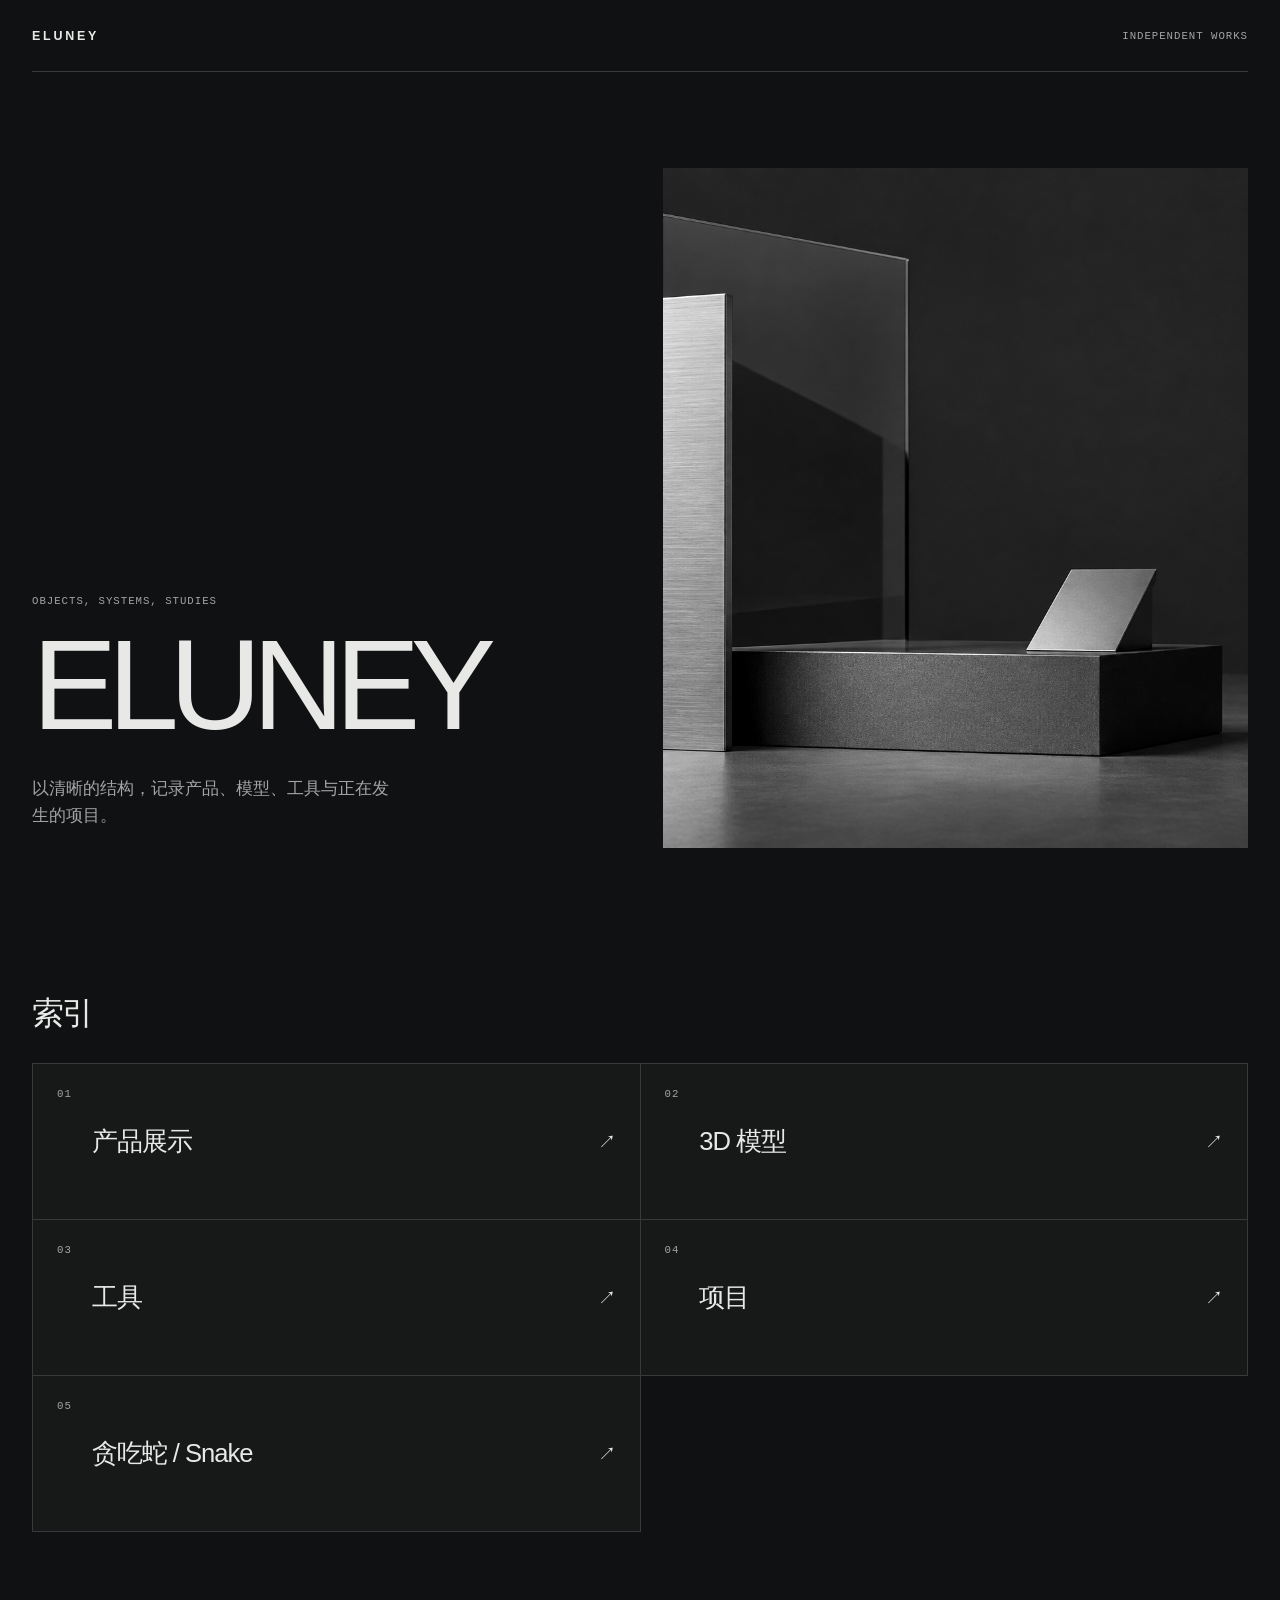
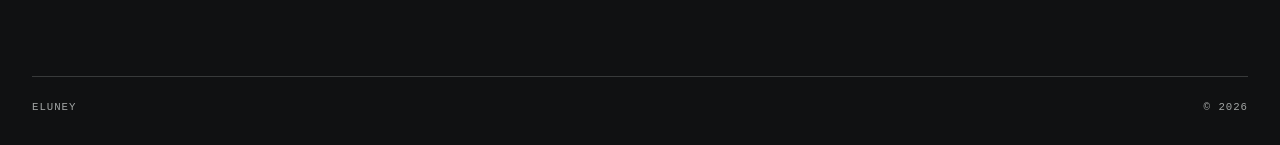
<file: index.html>
<!doctype html>
<html lang="zh-CN">
<head>
  <meta charset="UTF-8">
  <meta name="viewport" content="width=device-width, initial-scale=1.0">
  <meta name="description" content="ELUNEY - 产品、模型、工具与项目。">
  <meta name="theme-color" content="#101112">
  <title>ELUNEY</title>
  <style>
    :root {
      color-scheme: dark;
      --ink: #e8e9e7;
      --muted: #a2a5a4;
      --line: #383a3a;
      --paper: #101112;
      --panel: #171919;
      --panel-hover: #202222;
      --font-sans: "Helvetica Neue", Helvetica, Arial, "PingFang SC", "Microsoft YaHei", sans-serif;
      --font-mono: "SFMono-Regular", Consolas, "Liberation Mono", monospace;
    }

    * { box-sizing: border-box; }

    html { scroll-behavior: smooth; }

    body {
      margin: 0;
      min-width: 320px;
      background: var(--paper);
      color: var(--ink);
      font-family: var(--font-sans);
      -webkit-font-smoothing: antialiased;
      text-rendering: optimizeLegibility;
    }

    a { color: inherit; text-decoration: none; }

    .site-shell {
      width: min(1440px, calc(100% - 64px));
      margin: 0 auto;
    }

    .site-header {
      display: flex;
      align-items: center;
      justify-content: space-between;
      height: 72px;
      border-bottom: 1px solid var(--line);
    }

    .wordmark {
      font-size: 0.78rem;
      font-weight: 600;
      letter-spacing: 0.22em;
    }

    .header-note,
    .eyebrow,
    .entry-index,
    .footer-copy {
      color: var(--muted);
      font-family: var(--font-mono);
      font-size: 0.67rem;
      letter-spacing: 0.09em;
      text-transform: uppercase;
    }

    .hero {
      display: grid;
      grid-template-columns: minmax(0, 0.95fr) minmax(360px, 1.05fr);
      gap: clamp(3rem, 8vw, 9rem);
      align-items: end;
      min-height: calc(100dvh - 72px);
      padding: 6rem 0 4rem;
    }

    .hero-copy { padding-bottom: 1.15rem; }

    .eyebrow { margin: 0 0 1.5rem; }

    h1 {
      max-width: 8ch;
      margin: 0;
      font-size: clamp(4.15rem, 10vw, 9rem);
      font-weight: 500;
      letter-spacing: -0.075em;
      line-height: 0.84;
    }

    .intro {
      max-width: 23rem;
      margin: 2.25rem 0 0;
      color: var(--muted);
      font-size: clamp(1rem, 1.3vw, 1.2rem);
      line-height: 1.65;
    }

    .hero-figure { margin: 0; }

    .hero-figure img {
      display: block;
      width: 100%;
      min-height: 490px;
      height: min(62vw, 680px);
      object-fit: cover;
      filter: grayscale(100%) contrast(1.05);
    }

    .entry-section { padding: 5rem 0 2rem; }

    .section-heading {
      margin: 0 0 1.7rem;
      font-size: clamp(1.55rem, 2.5vw, 2.6rem);
      font-weight: 500;
      letter-spacing: -0.05em;
    }

    .entry-grid {
      display: grid;
      grid-template-columns: repeat(2, minmax(0, 1fr));
      border-top: 1px solid var(--line);
      border-left: 1px solid var(--line);
    }

    .entry {
      display: grid;
      grid-template-columns: auto 1fr auto;
      gap: 1.25rem;
      align-items: center;
      min-height: 156px;
      padding: 1.5rem;
      border-right: 1px solid var(--line);
      border-bottom: 1px solid var(--line);
      background: var(--panel);
      transition: background-color 180ms ease, color 180ms ease;
    }

    .entry:hover { background: var(--panel-hover); }
    .entry:active { transform: translateY(1px); }
    .entry:focus-visible { outline: 2px solid var(--ink); outline-offset: -5px; }

    .entry-index { align-self: start; }

    .entry-title {
      margin: 0;
      font-size: clamp(1.25rem, 2vw, 1.8rem);
      font-weight: 500;
      letter-spacing: -0.04em;
    }

    .entry-arrow {
      font-family: var(--font-mono);
      font-size: 1.1rem;
      transition: transform 180ms ease;
    }

    .entry:hover .entry-arrow { transform: translate(3px, -3px); }

    .site-footer {
      display: flex;
      justify-content: space-between;
      gap: 1rem;
      margin-top: 7rem;
      padding: 1.5rem 0 2rem;
      border-top: 1px solid var(--line);
    }

    .footer-copy { margin: 0; }

    @media (max-width: 760px) {
      .site-shell { width: min(100% - 32px, 1440px); }

      .site-header { height: 64px; }
      .header-note { font-size: 0.58rem; }

      .hero {
        grid-template-columns: 1fr;
        gap: 3rem;
        min-height: auto;
        padding: 4.5rem 0 1.5rem;
      }

      .hero-copy { padding: 0; }
      h1 { font-size: clamp(3.9rem, 21vw, 6.6rem); }
      .intro { margin-top: 1.75rem; }

      .hero-figure img {
        min-height: 0;
        height: 70vw;
      }

      .entry-section { padding-top: 4.5rem; }
      .entry-grid { grid-template-columns: 1fr; }
      .entry { min-height: 116px; padding: 1.25rem; }
      .site-footer { margin-top: 4.5rem; }
    }

    @media (prefers-reduced-motion: reduce) {
      html { scroll-behavior: auto; }
      .entry, .entry-arrow { transition: none; }
    }
  </style>
</head>
<body>
  <div class="site-shell">
    <header class="site-header">
      <a class="wordmark" href="/" aria-label="ELUNEY 首页">ELUNEY</a>
      <span class="header-note">Independent works</span>
    </header>

    <main>
      <section class="hero" aria-labelledby="page-title">
        <div class="hero-copy">
          <p class="eyebrow">Objects, systems, studies</p>
          <h1 id="page-title">ELUNEY</h1>
          <p class="intro">以清晰的结构，记录产品、模型、工具与正在发生的项目。</p>
        </div>
        <figure class="hero-figure">
          <img src="assets/eluney-material-study.png" alt="深色空间中的铝板、玻璃与金属构件">
        </figure>
      </section>

      <section class="entry-section" aria-labelledby="entry-heading">
        <h2 class="section-heading" id="entry-heading">索引</h2>
        <nav class="entry-grid" aria-label="ELUNEY 内容入口">
          <a class="entry" href="/products/">
            <span class="entry-index">01</span>
            <h3 class="entry-title">产品展示</h3>
            <span class="entry-arrow" aria-hidden="true">↗</span>
          </a>
          <a class="entry" href="/3d/">
            <span class="entry-index">02</span>
            <h3 class="entry-title">3D 模型</h3>
            <span class="entry-arrow" aria-hidden="true">↗</span>
          </a>
          <a class="entry" href="/tools/">
            <span class="entry-index">03</span>
            <h3 class="entry-title">工具</h3>
            <span class="entry-arrow" aria-hidden="true">↗</span>
          </a>
          <a class="entry" href="/projects/">
            <span class="entry-index">04</span>
            <h3 class="entry-title">项目</h3>
            <span class="entry-arrow" aria-hidden="true">↗</span>
          </a>
          <a class="entry" href="/games/snake/">
            <span class="entry-index">05</span>
            <h3 class="entry-title">贪吃蛇 / Snake</h3>
            <span class="entry-arrow" aria-hidden="true">↗</span>
          </a>
        </nav>
      </section>
    </main>

    <footer class="site-footer">
      <p class="footer-copy">ELUNEY</p>
      <p class="footer-copy">© 2026</p>
    </footer>
  </div>
</body>
</html>
</file>
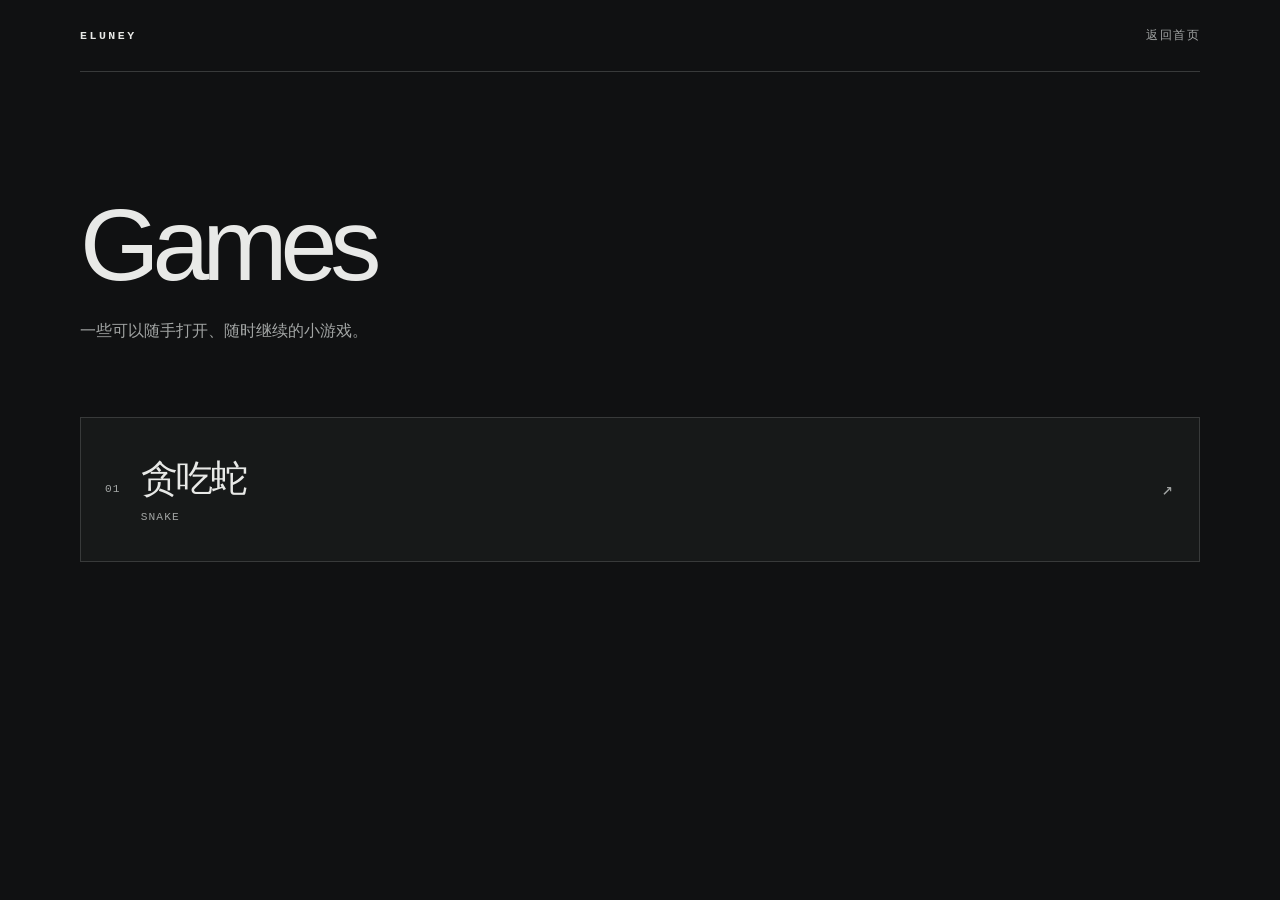
<file: games/index.html>
<!doctype html>
<html lang="zh-CN">
<head>
  <meta charset="UTF-8">
  <meta name="viewport" content="width=device-width, initial-scale=1.0">
  <meta name="description" content="ELUNEY 的小游戏集合。">
  <meta name="theme-color" content="#101112">
  <title>Games - ELUNEY</title>
  <style>
    :root {
      color-scheme: dark;
      --ink: #e8e9e7;
      --muted: #a2a5a4;
      --line: #383a3a;
      --paper: #101112;
      --panel: #171919;
      --panel-hover: #202222;
      --font-sans: "Helvetica Neue", Helvetica, Arial, "PingFang SC", "Microsoft YaHei", sans-serif;
      --font-mono: "SFMono-Regular", Consolas, "Liberation Mono", monospace;
    }

    * { box-sizing: border-box; }
    body {
      min-width: 320px;
      margin: 0;
      background: var(--paper);
      color: var(--ink);
      font-family: var(--font-sans);
      -webkit-font-smoothing: antialiased;
    }
    a { color: inherit; text-decoration: none; }
    .shell { width: min(1120px, calc(100% - 64px)); margin: 0 auto; }
    header {
      display: flex;
      align-items: center;
      justify-content: space-between;
      height: 72px;
      border-bottom: 1px solid var(--line);
    }
    .wordmark, .back {
      font-family: var(--font-mono);
      font-size: .72rem;
      letter-spacing: .12em;
      text-transform: uppercase;
    }
    .wordmark { font-weight: 600; letter-spacing: .22em; }
    .back { color: var(--muted); }
    .back:hover { color: var(--ink); }
    main { min-height: calc(100dvh - 72px); padding: clamp(4.5rem, 10vw, 9rem) 0 4rem; }
    h1 {
      max-width: 7ch;
      margin: 0;
      font-size: clamp(3.4rem, 8vw, 7rem);
      font-weight: 500;
      letter-spacing: -.07em;
      line-height: .88;
    }
    .intro { max-width: 26rem; margin: 1.75rem 0 4.5rem; color: var(--muted); line-height: 1.65; }
    .game-list { border-top: 1px solid var(--line); }
    .game-link {
      display: grid;
      grid-template-columns: auto 1fr auto;
      gap: 1.25rem;
      align-items: center;
      min-height: 144px;
      padding: 1.5rem;
      border: 1px solid var(--line);
      border-top: 0;
      background: var(--panel);
      transition: background-color 160ms ease, transform 160ms ease;
    }
    .game-link:hover { background: var(--panel-hover); }
    .game-link:active { transform: translateY(1px); }
    .game-link:focus-visible, .back:focus-visible, .wordmark:focus-visible { outline: 2px solid var(--ink); outline-offset: 4px; }
    .index, .kind, .arrow { color: var(--muted); font-family: var(--font-mono); font-size: .7rem; letter-spacing: .1em; text-transform: uppercase; }
    .title { margin: 0; font-size: clamp(1.55rem, 3vw, 2.3rem); font-weight: 500; letter-spacing: -.05em; }
    .kind { display: block; margin-top: .45rem; }
    .arrow { font-size: 1.15rem; }
    @media (max-width: 760px) {
      .shell { width: min(100% - 32px, 1120px); }
      header { height: 64px; }
      main { padding-top: 4rem; }
      .intro { margin-bottom: 3rem; }
      .game-link { min-height: 118px; padding: 1.25rem; }
    }
    @media (prefers-reduced-motion: reduce) { .game-link { transition: none; } }
  </style>
</head>
<body>
  <div class="shell">
    <header>
      <a class="wordmark" href="/" aria-label="ELUNEY 首页">ELUNEY</a>
      <a class="back" href="/">返回首页</a>
    </header>

    <main>
      <h1>Games</h1>
      <p class="intro">一些可以随手打开、随时继续的小游戏。</p>
      <nav class="game-list" aria-label="小游戏列表">
        <a class="game-link" href="/games/snake/">
          <span class="index">01</span>
          <span>
            <span class="title">贪吃蛇</span>
            <span class="kind">Snake</span>
          </span>
          <span class="arrow" aria-hidden="true">↗</span>
        </a>
      </nav>
    </main>
  </div>
</body>
</html>
</file>
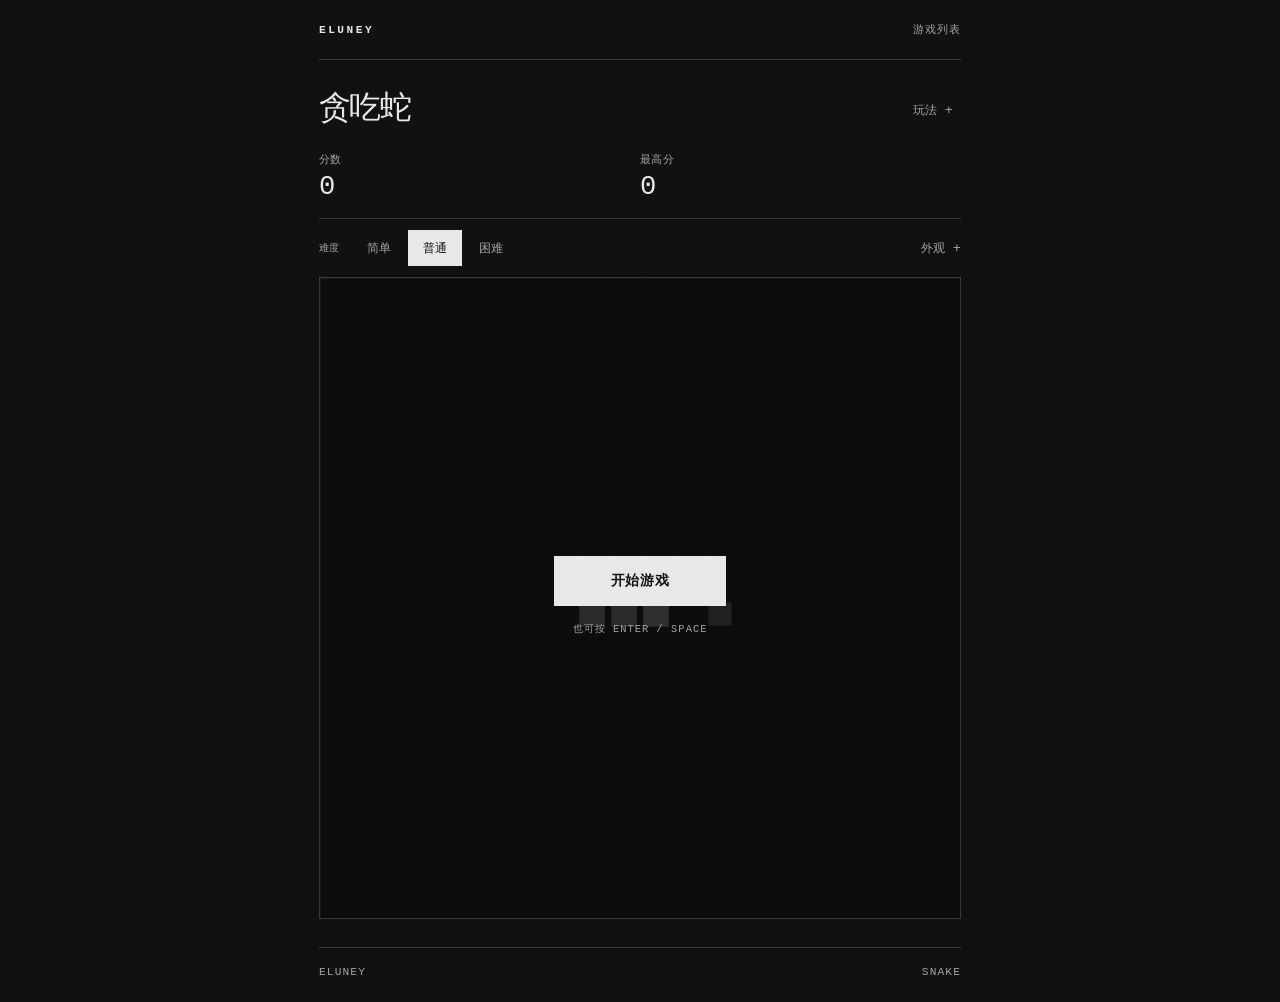
<file: games/snake/index.html>
<!doctype html>
<html lang="zh-CN">
<head>
  <meta charset="UTF-8">
  <meta name="viewport" content="width=device-width, initial-scale=1.0, viewport-fit=cover">
  <meta name="description" content="ELUNEY 的极简贪吃蛇小游戏。">
  <meta name="theme-color" content="#101112">
  <title>贪吃蛇 - ELUNEY</title>
  <link rel="icon" href="data:image/svg+xml,%3Csvg xmlns='http://www.w3.org/2000/svg' viewBox='0 0 16 16'%3E%3Crect width='16' height='16' fill='%23101112'/%3E%3Cpath d='M3 8h10M8 3v10' stroke='%23e8e9e7'/%3E%3C/svg%3E">
  <link rel="stylesheet" href="./styles.css">
  <link rel="stylesheet" href="./refinements.css">
  <link rel="stylesheet" href="./themes.css">
</head>
<body data-snake-game>
  <div class="shell"><header class="site-header"><a class="wordmark" href="/" aria-label="ELUNEY 首页">ELUNEY</a><a class="back" href="/games/">游戏列表</a></header>
    <main><section class="game-layout" id="snake-ui-root" aria-labelledby="game-title"><div class="intro"><h1 id="game-title">贪吃蛇</h1><details class="help" id="help-panel"><summary>玩法</summary><div class="help-copy"><p>吃掉食物，别碰边界，也别撞到自己。</p><p class="desktop-hint">方向键 / WASD · 移动<br>Enter / Space · 开始<br>Space · 暂停 / 继续<br>R · 暂停或结束后重开</p><p class="mobile-hint">滑动棋盘 / 方向键 · 移动<br>点击暂停，可继续或重新开局。<br>刹车减速，加速提高移动速度。</p></div></details></div>
      <div class="play-area"><div class="scoreboard" aria-label="游戏分数"><div class="stat"><span class="label">分数</span><strong class="value" id="score">0</strong></div><div class="stat"><span class="label">最高分</span><strong class="value" id="best-score">0</strong></div><div class="action-group"><button class="game-button" id="pause-button" type="button" hidden>暂停</button></div></div>
        <div id="status-slot"><p class="sr-only" id="state-status" role="status" aria-live="polite">准备</p><p class="game-state" id="special-status" hidden><span class="mode-status" id="mode-status" hidden>CHEAT</span><span id="world-status" hidden>OUTSIDE</span><span id="buff-status" hidden></span></p></div>
        <div class="game-controls" aria-label="游戏设置"><div class="difficulty-group"><span class="control-label">难度</span><div class="difficulty-list" role="group" aria-label="选择难度"><button class="difficulty-button" type="button" data-difficulty="easy" aria-pressed="false">简单</button><button class="difficulty-button" type="button" data-difficulty="normal" aria-pressed="true">普通</button><button class="difficulty-button" type="button" data-difficulty="hard" aria-pressed="false">困难</button></div></div><details class="appearance" id="appearance-panel"><summary>外观</summary><div class="skin-controls" aria-label="皮肤设置"><div class="skin-group"><span class="control-label">皮肤</span><div class="skin-list" role="group" aria-label="选择皮肤"><button class="skin-button" type="button" data-skin="default" aria-pressed="true">默认</button><button class="skin-button" type="button" data-skin="creator" aria-pressed="false" hidden>Creator</button><button class="skin-button" type="button" data-skin="subscriber-001" aria-pressed="false" hidden>Subscriber 001</button></div></div><button class="redeem-button" id="redeem-button" type="button">兑换皮肤</button></div></details></div>
        <div class="viewport-stage"><div class="board-wrap" id="board-wrap"><canvas id="board" width="600" height="600" role="img" aria-label="贪吃蛇游戏区域"></canvas><div class="start-screen" id="start-screen"><div class="start-copy"><button class="start-button" id="start-button" type="button">开始游戏</button><p class="desktop-hint">也可按 Enter / Space</p></div></div><div class="pause-overlay" id="pause-overlay" hidden><strong>已暂停</strong><span class="desktop-hint">Space / 继续</span><button class="secondary-button" id="restart-button" type="button">重新开局</button></div><div class="message" id="message" hidden><div class="message-copy"><h2 class="message-title" id="message-title">本局结束</h2><p class="message-text" id="message-text"></p><div class="game-over-stats" id="game-over-stats" hidden><div class="game-over-stat"><span>分数</span><strong id="final-score">0</strong></div><div class="game-over-stat"><span>最高分</span><strong id="final-best">0</strong></div><div class="game-over-stat"><span>长度</span><strong id="final-length">3</strong></div><div class="game-over-stat"><span>用时</span><strong id="final-time">00:00</strong></div></div><button class="start-button" id="play-again-button" type="button">再来一局</button><p class="outside-note" id="outside-note" hidden>OUTSIDE 已发现</p></div></div></div></div>
        <div class="touch-controls" id="touch-controls" aria-label="触控控制器" hidden><div class="direction-grid"><button class="direction up" type="button" data-direction="up" aria-label="向上">↑</button><button class="direction left" type="button" data-direction="left" aria-label="向左">←</button><button class="direction down" type="button" data-direction="down" aria-label="向下">↓</button><button class="direction right" type="button" data-direction="right" aria-label="向右">→</button></div><div class="skill-controls"><button class="func-button" type="button" data-control="BUTTON_FUNC" aria-label="暂停"><span id="func-label">暂停</span></button><button class="skill-button" type="button" data-control="BUTTON_B" aria-label="刹车"><span>刹车</span><strong id="brake-status"></strong></button><button class="skill-button" type="button" data-control="BUTTON_A" aria-label="加速"><span>加速</span><strong id="boost-status"></strong></button></div></div>
      </div></section></main><footer class="site-footer"><p class="footer-copy">ELUNEY</p><p class="footer-copy">Snake</p></footer></div>
  <div class="modal" id="verification-modal" hidden><section class="dialog" role="dialog" aria-modal="true" aria-labelledby="verification-title"><header class="dialog-header"><p class="dialog-label">访问验证</p><button class="dialog-close" id="dialog-close" type="button">关闭</button></header><div class="dialog-body"><h2 class="dialog-title" id="verification-title">验证</h2><p class="dialog-copy">输入访问口令以继续。</p><form id="verification-form"><label class="code-label" for="code-input">口令</label><input class="code-input" id="code-input" type="text" autocomplete="off" autocapitalize="off" spellcheck="false" placeholder="输入内容"><p class="dialog-error" id="dialog-error" role="alert"></p><div class="dialog-actions"><button class="dialog-button" type="submit">确认</button></div></form></div></section></div>
  <div class="modal" id="redeem-modal" hidden><section class="dialog" role="dialog" aria-modal="true" aria-labelledby="redeem-title"><header class="dialog-header"><p class="dialog-label">皮肤兑换</p><button class="dialog-close" id="redeem-close" type="button">关闭</button></header><div class="dialog-body"><h2 class="dialog-title" id="redeem-title">兑换</h2><p class="dialog-copy">输入皮肤兑换码。</p><form id="redeem-form"><label class="code-label" for="redeem-input">兑换码</label><input class="code-input" id="redeem-input" type="text" autocomplete="off" autocapitalize="off" spellcheck="false" placeholder="输入内容"><p class="dialog-error" id="redeem-error" role="alert"></p><div class="dialog-actions"><button class="dialog-button" type="submit">确认</button></div></form></div></section></div>
  <script type="module" src="./main.js"></script>
</body>
</html>
</file>
<file: games/snake/styles.css>
:root{color-scheme:dark;--ink:#e8e9e7;--muted:#a2a5a4;--line:#383a3a;--paper:#101112;--panel:#171919;--panel-hover:#202222;--board:#0b0c0c;--sans:"Helvetica Neue",Helvetica,Arial,"PingFang SC","Microsoft YaHei",sans-serif;--mono:"SFMono-Regular",Consolas,"Liberation Mono",monospace}
*{box-sizing:border-box}html{background:var(--paper)}body{min-width:320px;margin:0;background:var(--paper);color:var(--ink);font-family:var(--sans);-webkit-font-smoothing:antialiased;text-rendering:optimizeLegibility}body.modal-open{overflow:hidden}button,input{font:inherit;border-radius:0}a{color:inherit;text-decoration:none}.shell{width:min(1240px,calc(100% - 64px));margin:0 auto}.site-header{display:flex;align-items:center;justify-content:space-between;height:72px;border-bottom:1px solid var(--line)}.wordmark,.back,.label,.value,.hint,.touch-title,.footer-copy,.game-state,.control-label,.difficulty-button,.game-button,.skin-button,.status-note{font-family:var(--mono);font-size:.7rem;letter-spacing:.1em;text-transform:uppercase}.wordmark{font-weight:600;letter-spacing:.22em}.back,.hint,.touch-title,.footer-copy,.label,.control-label,.status-note{color:var(--muted)}.back:hover{color:var(--ink)}button:focus-visible,input:focus-visible,a:focus-visible{outline:2px solid var(--ink);outline-offset:4px}main{padding:clamp(3.5rem,7vw,6.5rem) 0 4rem}.game-layout{display:grid;grid-template-columns:minmax(220px,.6fr) minmax(0,1.4fr);gap:clamp(2.5rem,7vw,8rem);align-items:start}.intro{position:sticky;top:2rem}h1{margin:0;font-size:clamp(3.1rem,6.6vw,6.5rem);font-weight:500;letter-spacing:-.075em;line-height:.87}.description{max-width:19rem;margin:1.6rem 0 0;color:var(--muted);font-size:1rem;line-height:1.65}.hint{max-width:22rem;margin:3rem 0 0;line-height:1.7}.play-area{min-width:0}
.scoreboard{display:grid;grid-template-columns:1fr 1fr auto;border:1px solid var(--line);border-bottom:0}.stat{min-width:0;padding:.85rem 1rem;border-right:1px solid var(--line)}.label{display:block;margin-bottom:.25rem}.value{display:block;font-size:1.3rem;font-weight:600;letter-spacing:.03em}.action-group{display:grid;grid-template-columns:repeat(2,auto)}.game-button,.skin-button{min-width:82px;border:0;border-left:1px solid var(--line);background:var(--panel);color:var(--ink);cursor:pointer;transition:background-color 160ms ease,transform 160ms ease}.game-button:hover,.direction:hover,.difficulty-button:hover:not(:disabled),.skin-button:hover:not(:disabled),.redeem-button:hover:not(:disabled){background:var(--panel-hover)}button:active:not(:disabled){transform:translateY(1px)}button:disabled{color:#686b6a;cursor:not-allowed}.game-state{display:flex;justify-content:space-between;gap:1rem;min-height:36px;margin:0;padding:.55rem 1rem;border:1px solid var(--line);border-bottom:0;color:var(--muted)}.mode-status[data-mode="cheat"],.mode-status[data-mode="creator"]{color:var(--ink)}
.game-controls{display:grid;grid-template-columns:1fr auto;gap:1rem;align-items:center;min-height:58px;padding:.75rem 1rem;border:1px solid var(--line);border-bottom:0;background:var(--panel)}.difficulty-group,.skin-group{display:flex;align-items:center;gap:.7rem}.difficulty-list,.skin-list{display:flex}.difficulty-button{min-width:58px;height:30px;border:1px solid var(--line);border-right:0;background:transparent;color:var(--muted);cursor:pointer}.difficulty-button:last-child{border-right:1px solid var(--line)}.difficulty-button[aria-pressed="true"],.skin-button[aria-pressed="true"]{background:var(--ink);border-color:var(--ink);color:var(--paper)}.skin-controls{display:flex;align-items:stretch;min-height:50px;border:1px solid var(--line);border-bottom:0;background:var(--panel)}.skin-group{flex:1;padding:.6rem 1rem}.skin-button{min-width:76px;min-height:30px;border:1px solid var(--line);border-right:0;background:transparent}.skin-button:last-child{border-right:1px solid var(--line)}.redeem-button{min-width:90px;border:0;border-left:1px solid var(--line);background:var(--panel);color:var(--ink);cursor:pointer;font-family:var(--mono);font-size:.68rem;letter-spacing:.1em;text-transform:uppercase}
.viewport-stage{display:flex;justify-content:center;max-width:100%}.board-wrap{position:relative;width:100%;max-width:100%;overflow:hidden;border:1px solid var(--line);background:var(--board);touch-action:none}canvas{display:block;width:100%;height:auto;aspect-ratio:auto;image-rendering:auto}.start-screen,.message{position:absolute;inset:0;display:grid;place-items:center;padding:2rem;background:rgb(11 12 12 / .83);text-align:center}.start-screen[hidden],.message[hidden],.pause-overlay[hidden],.game-over-stats[hidden]{display:none}.start-copy,.message-copy{max-width:20rem}.start-eyebrow,.start-skin-name,.start-copy p{font-family:var(--mono);letter-spacing:.1em;text-transform:uppercase}.start-eyebrow{margin:0 0 .8rem;color:var(--muted);font-size:.66rem}.start-copy h2,.message-title{margin:0;font-size:clamp(1.7rem,4vw,2.8rem);font-weight:500;letter-spacing:-.055em}.start-skin{display:flex;align-items:center;justify-content:center;gap:.7rem;min-height:36px;margin:1rem 0;color:var(--muted)}.start-skin img{width:38px;height:38px;object-fit:contain}.start-skin-name{font-size:.7rem}.start-difficulties{display:flex;justify-content:center;margin:0 0 1rem}.start-difficulties .difficulty-button{height:34px}.start-button{min-width:150px;min-height:46px;border:1px solid var(--ink);background:var(--ink);color:var(--paper);cursor:pointer;font-family:var(--mono);font-size:.7rem;font-weight:600;letter-spacing:.1em;text-transform:uppercase}.start-copy p,.message-text{margin:.9rem 0 0;color:var(--muted);line-height:1.65;font-size:.78rem}.game-over-stats{display:grid;grid-template-columns:1fr 1fr;gap:1px;margin:1.35rem auto 0;border:1px solid var(--line);background:var(--line);text-align:left}.game-over-stat{min-width:92px;padding:.7rem .8rem;background:var(--panel)}.game-over-stat span{display:block;color:var(--muted);font-family:var(--mono);font-size:.61rem;letter-spacing:.1em;text-transform:uppercase}.game-over-stat strong{display:block;margin-top:.25rem;font-family:var(--mono);font-size:.92rem;font-weight:500;letter-spacing:.05em}.outside-note{margin:1rem 0 0;color:var(--muted);font-family:var(--mono);font-size:.62rem;letter-spacing:.1em;text-transform:uppercase}.pause-overlay{position:absolute;top:1rem;left:1rem;z-index:2;padding:.65rem .75rem;border:1px solid var(--line);background:var(--panel)}.pause-overlay strong,.pause-overlay span{display:block;font-family:var(--mono);letter-spacing:.1em;text-transform:uppercase}.pause-overlay strong{font-size:.78rem}.pause-overlay span{margin-top:.35rem;color:var(--muted);font-size:.6rem}
.touch-controls{display:grid;justify-content:center;gap:.85rem;margin-top:1.5rem}.touch-title{margin:0;text-align:center}.direction-grid{display:grid;grid-template-columns:repeat(3,58px);gap:6px}.direction{display:grid;width:58px;height:50px;place-items:center;border:1px solid var(--line);background:var(--panel);color:var(--ink);cursor:pointer;font-family:var(--mono);font-size:1.2rem;transition:background-color 160ms ease,transform 160ms ease;-webkit-tap-highlight-color:transparent}.direction.up{grid-column:2}.direction.left{grid-column:1;grid-row:2}.direction.down{grid-column:2;grid-row:2}.direction.right{grid-column:3;grid-row:2}.site-footer{display:flex;justify-content:space-between;gap:1rem;margin-top:5rem;padding:1.5rem 0 2rem;border-top:1px solid var(--line)}.footer-copy{margin:0}
.modal{position:fixed;z-index:10;inset:0;display:grid;place-items:center;padding:1.5rem;background:rgb(11 12 12 / .78);backdrop-filter:blur(5px);-webkit-backdrop-filter:blur(5px)}.modal[hidden]{display:none}.dialog{width:min(100%,430px);border:1px solid var(--ink);background:var(--panel);box-shadow:0 24px 64px rgb(0 0 0 / .32)}.dialog-header{display:flex;align-items:center;justify-content:space-between;min-height:52px;padding:0 1rem;border-bottom:1px solid var(--line)}.dialog-label,.code-label{margin:0;color:var(--muted);font-family:var(--mono);font-size:.66rem;letter-spacing:.12em;text-transform:uppercase}.dialog-close{padding:.35rem 0 .35rem .8rem;border:0;background:transparent;color:var(--muted);cursor:pointer;font-family:var(--mono);font-size:.66rem;letter-spacing:.08em;text-transform:uppercase}.dialog-close:hover{color:var(--ink)}.dialog-body{padding:1.5rem}.dialog-title{margin:0;font-size:1.55rem;font-weight:500;letter-spacing:-.05em}.dialog-copy{margin:.65rem 0 1.4rem;color:var(--muted);line-height:1.6}.code-label{display:block;margin-bottom:.55rem}.code-input{width:100%;height:46px;padding:0 .8rem;border:1px solid var(--line);background:var(--board);color:var(--ink);font-family:var(--mono);font-size:1rem}.code-input::placeholder{color:#686b6a}.dialog-error{min-height:1.25rem;margin:.6rem 0 0;color:var(--muted);font-size:.85rem}.dialog-actions{display:flex;justify-content:flex-end;margin-top:1.25rem}.dialog-button{min-width:92px;min-height:42px;border:1px solid var(--ink);background:var(--ink);color:var(--paper);cursor:pointer;font-family:var(--mono);font-size:.68rem;font-weight:600;letter-spacing:.1em;text-transform:uppercase}
@media(min-width:761px){.touch-controls{display:none}}@media(max-width:760px){.shell{width:min(100% - 32px,1240px)}.site-header{height:64px}main{padding-top:3.5rem}.game-layout{grid-template-columns:1fr;gap:2.6rem}.intro{position:static}.description{margin-top:1.25rem}.hint{margin-top:1.5rem}.stat{padding:.75rem}.action-group{grid-template-columns:1fr}.game-button{min-width:74px;min-height:38px;border-bottom:1px solid var(--line)}.game-button:last-child{border-bottom:0}.game-controls{grid-template-columns:1fr;align-items:start}.skin-controls{align-items:stretch}.skin-group{flex-wrap:wrap}.site-footer{margin-top:3.5rem}.dialog-body{padding:1.25rem}}@media(prefers-reduced-motion:reduce){button,.direction{transition:none}.modal{backdrop-filter:none;-webkit-backdrop-filter:none}}
</file>
<file: games/snake/refinements.css>
/* Game-first layout. Each state has one primary action per device. */
:root { --z-world: 0; --z-hud: 1; --z-controls: 2; --z-overlay: 3; --z-modal: 4; }
[hidden] { display: none !important; }
.sr-only { position: absolute; width: 1px; height: 1px; padding: 0; margin: -1px; overflow: hidden; clip-path: inset(50%); white-space: nowrap; border: 0; }
body { min-height: 100vh; min-height: 100dvh; }
.shell { width: min(642px, calc(100% - 48px)); }
.site-header { height: 60px; }
main { padding: 28px 0 0; }
.game-layout { grid-template-columns: 1fr; gap: 20px; }
.intro { position: relative; top: auto; display: flex; align-items: flex-start; justify-content: space-between; gap: 20px; }
h1 { font-size: 2rem; line-height: 1.2; letter-spacing: -.05em; white-space: nowrap; }
summary { display: flex; align-items: center; justify-content: flex-end; gap: 8px; min-height: 44px; padding: 0 8px; color: var(--muted); font-size: .75rem; cursor: pointer; list-style: none; touch-action: manipulation; }
summary::-webkit-details-marker { display: none; }
summary::after { content: '+'; font: .85rem var(--mono); }
details[open] > summary::after { content: '−'; }
summary:hover { color: var(--ink); }
summary:focus-visible { outline: 2px solid var(--ink); outline-offset: 2px; }
button, summary { user-select: none; -webkit-user-select: none; -webkit-tap-highlight-color: transparent; }
.help { min-width: 0; max-width: 300px; }
.help-copy { padding: 8px 0 16px; color: var(--muted); font-size: .8rem; line-height: 1.9; overflow-wrap: anywhere; }
.help-copy p { margin: 0 0 10px; }
.mobile-hint { display: none; }
.play-area { width: 100%; }
.scoreboard { grid-template-columns: 1fr 1fr auto; border: 0; border-bottom: 1px solid var(--line); }
.stat { padding: 0 16px 16px 0; border: 0; }
.label { font-size: .7rem; letter-spacing: .04em; }
.value { margin-top: 4px; font-size: 1.7rem; font-weight: 500; font-variant-numeric: tabular-nums; }
.action-group { display: flex; align-items: center; }
.game-button { min-height: 44px; min-width: 72px; padding: 0 14px; border: 1px solid var(--line); background: transparent; font-size: .75rem; letter-spacing: 0; }
.game-state { min-height: 0; justify-content: flex-start; gap: 12px; padding: 10px 0 0; border: 0; font-size: .65rem; }
.game-controls { position: relative; display: flex; justify-content: space-between; min-height: 58px; padding: 6px 0; gap: 8px; border: 0; background: transparent; }
.difficulty-group { gap: 12px; }
.control-label { font-size: .65rem; letter-spacing: .04em; }
.difficulty-list { gap: 2px; }
.difficulty-button { min-height: 36px; height: auto; min-width: 54px; padding: 0 10px; border: 1px solid transparent; font-family: var(--sans); font-size: .75rem; letter-spacing: 0; }
.difficulty-button:last-child { border: 1px solid transparent; }
.difficulty-button[aria-pressed="true"] { border-color: var(--ink); }
.difficulty-button:disabled:not([aria-pressed="true"]) { opacity: .5; }
.appearance > summary { padding-right: 0; }
.skin-controls { position: absolute; top: 100%; left: 0; right: 0; z-index: var(--z-overlay); display: flex; align-items: center; flex-wrap: wrap; padding: 16px; gap: 12px; min-height: 0; border: 1px solid var(--line); background: var(--panel); }
.skin-group { padding: 0; gap: 12px; flex-wrap: wrap; }
.skin-list { flex-wrap: wrap; gap: 4px; }
.skin-button { min-height: 44px; min-width: 60px; padding: 0 12px; border: 1px solid var(--line); font-size: .7rem; letter-spacing: .02em; }
.skin-button:last-child { border-right: 1px solid var(--line); }
.redeem-button { min-height: 44px; min-width: 78px; padding: 0 8px; border: 0; background: transparent; font-family: var(--sans); font-size: .75rem; letter-spacing: 0; }
.board-wrap { box-sizing: content-box; z-index: var(--z-world); isolation: isolate; }
.board-wrap canvas { position: relative; z-index: var(--z-world); pointer-events: none; }
.start-screen, .message { z-index: var(--z-overlay); padding: 24px; pointer-events: none; background: rgb(11 12 12 / .84); }
.start-copy, .message-copy { pointer-events: auto; }
.start-button { display: inline-flex; align-items: center; justify-content: center; min-height: 50px; min-width: 172px; padding: 0 20px; font-family: var(--sans); font-size: .85rem; letter-spacing: .04em; }
.start-button:hover { background: #fff; }
.start-copy p { font-size: .65rem; line-height: 1.9; color: var(--muted); }
.pause-overlay { top: 50%; left: 50%; z-index: var(--z-overlay); min-width: 160px; padding: 18px 20px 10px; text-align: center; transform: translate(-50%, -50%); pointer-events: auto; }
.pause-overlay strong { font-family: var(--sans); font-size: 1rem; letter-spacing: .02em; }
.pause-overlay span { font-size: .6rem; }
.secondary-button { min-height: 44px; margin-top: 8px; padding: 0 12px; border: 0; background: transparent; color: var(--muted); font-size: .75rem; cursor: pointer; touch-action: manipulation; }
.secondary-button:hover { color: var(--ink); }
.message-title { font-size: 1.8rem; }
.message-text:empty { display: none; }
.message .start-button { margin-top: 20px; }
.game-over-stats { margin-top: 20px; }
.game-over-stat span { font-family: var(--sans); letter-spacing: 0; }
.modal { z-index: var(--z-modal); }
.touch-controls { position: relative; z-index: var(--z-controls); grid-template-columns: 1fr 1fr; align-items: center; gap: 16px; margin-top: 18px; padding-bottom: max(24px, calc(16px + env(safe-area-inset-bottom))); touch-action: manipulation; }
.direction, .skill-button, .func-button, .difficulty-button, .skin-button, .redeem-button, .game-button, .start-button { touch-action: manipulation; }
.skill-controls { display: grid; grid-template-columns: repeat(2, 1fr); justify-items: center; gap: 8px; width: 100%; }
.skill-button { display: grid; width: clamp(56px, 16.4vw, 64px); height: clamp(56px, 16.4vw, 64px); place-content: center; gap: 4px; border: 1px solid var(--line); border-radius: 50%; background: var(--panel); color: var(--ink); cursor: pointer; font-family: var(--sans); font-size: .75rem; text-align: center; -webkit-tap-highlight-color: transparent; }
.skill-button strong { font: .55rem var(--mono); }
.skill-button strong:empty { display: none; }
.skill-button[data-state="active"] { border-color: var(--ink); background: var(--panel-hover); }
.skill-button[data-state="cooldown"] { color: var(--muted); }
.func-button { grid-column: 1 / -1; display: grid; width: 72px; min-height: 44px; place-items: center; border: 1px solid var(--line); border-radius: 22px; background: transparent; color: var(--ink); cursor: pointer; font-size: .75rem; }
.func-button:enabled:hover, .func-button:enabled:active { border-color: var(--ink); }
.site-footer { margin-top: 28px; padding: 18px 0 max(24px, calc(16px + env(safe-area-inset-bottom))); }
[data-debug-ui-hitbox="true"] button { outline: 1px dashed var(--ink); outline-offset: -1px; }
@media (max-width: 760px) {
  .shell { width: min(642px, calc(100% - 32px)); }
  .site-header { height: 52px; }
  main { padding-top: 20px; }
  .game-layout { gap: 16px; }
  h1 { font-size: 1.7rem; padding-top: 6px; }
  .desktop-hint { display: none; }
  .pause-overlay .desktop-hint { display: none; }
  .mobile-hint { display: block; }
  .help { max-width: 220px; }
  .help-copy { font-size: .7rem; }
  .stat { padding: 0 12px 12px 0; }
  .value { font-size: 1.5rem; }
  .game-controls { grid-template-columns: none; }
  .difficulty-group { gap: 8px; }
  .difficulty-button { min-height: 44px; min-width: 48px; padding: 0 8px; }
  #pause-button { display: none; }
  .direction-grid { grid-template-columns: repeat(3, clamp(44px, 13.4vw, 52px)); gap: 5px; }
  .direction { width: clamp(44px, 13.4vw, 52px); height: 48px; }
  .touch-controls { gap: 12px; }
  .site-footer { margin-top: 12px; }
}
</file>
<file: games/snake/themes.css>
/* All pack styling and tokens are scoped to the game document. */
body[data-snake-game] { --paper:var(--ui-bg,#101112); --panel:var(--ui-surface,#171919); --ink:var(--ui-text,#e8e9e7); --muted:var(--ui-muted,#a2a5a4); --line:var(--ui-border,#383a3a); --sans:var(--ui-font-body,Arial,sans-serif); --mono:var(--ui-font-display,Consolas,monospace); }
[data-snake-game] .ui-slot { display:contents; }
[data-snake-game] .theme-region { min-width:0; }
[data-snake-game] [data-region="main"] > .ui-slot > .intro { margin-bottom:20px; }
[data-snake-game] .skin-controls { max-height:min(65dvh,480px); overflow:auto; display:block; }
[data-snake-game] .skin-catalog { display:grid; gap:12px; }
[data-snake-game] .skin-card { display:grid; grid-template-columns:52px minmax(0,1fr) auto; align-items:center; gap:12px; padding:12px 0; border-bottom:1px solid var(--line); }
[data-snake-game] .skin-art { display:grid; place-items:center; width:52px; height:52px; color:var(--ui-accent); }
[data-snake-game] .skin-art img { width:100%;height:100%;object-fit:contain; }
[data-snake-game] .skin-description h3 { margin:0;font-size:.85rem;font-weight:500; }
[data-snake-game] .skin-description p,[data-snake-game] .skin-description small { margin:6px 0 0;color:var(--muted);font-size:.7rem;line-height:1.7; }
[data-snake-game] .selector-notice { min-height:1em;font-size:.7rem;color:var(--muted); }
[data-snake-game] .theme-region > .ui-slot > #status-slot:has(#special-status[hidden]) { margin:0; }
[data-snake-game] button { transition-duration:var(--ui-motion-duration); }
[data-snake-game] .dialog { border-radius:var(--ui-radius); }
@media(max-width:760px){[data-snake-game] .skin-card { grid-template-columns:44px minmax(0,1fr);gap:8px; }[data-snake-game] .skin-card .skin-button { grid-column:2;justify-self:start; }[data-snake-game] .skin-art {width:44px;height:44px;} }
@media(prefers-reduced-motion:reduce){[data-snake-game] button {transition:none;} }

/* Independent structures, shared control protocol and one preserved canvas. */
[data-snake-game] .pack-eyebrow { color:var(--muted);font: .6rem var(--mono);letter-spacing:.1em; }
[data-snake-game] .creator-heading h1,[data-snake-game] .subscriber-heading h1 {margin-top:6px;}
body[data-snake-game]:has([data-layout="creator"]) .shell {width:min(880px,calc(100% - 48px));}
[data-snake-game] #snake-ui-root[data-layout="creator"] {display:grid;grid-template-columns:164px minmax(0,1fr);gap:20px 24px;}
[data-snake-game] [data-layout="creator"] [data-region="heading"] {grid-column:1 / -1;}
[data-snake-game] [data-layout="creator"] .game-controls {margin-top:16px;}
[data-snake-game] .creator-instruments {border-top:1px solid var(--line);padding-top:14px;}
[data-snake-game] .creator-instruments dl {margin:18px 0;}
[data-snake-game] .creator-instruments dl > div {border-bottom:1px solid var(--line);padding:14px 0;}
[data-snake-game] .creator-instruments dt {font:.6rem var(--mono);color:var(--muted);}
[data-snake-game] .creator-instruments dd {margin:8px 0 0;font:1.7rem var(--mono);font-variant-numeric:tabular-nums;}
[data-snake-game] .creator-start .start-copy {text-align:left;width:min(100%,260px);border-left:2px solid var(--ui-accent);padding-left:20px;}
[data-snake-game] .start-copy h2 {margin:12px 0 20px;font-size:1.35rem;font-weight:500;}
[data-snake-game] .boot-info {margin:0 0 24px;font:.65rem var(--mono);}
[data-snake-game] .boot-info > div {display:flex;justify-content:space-between;gap:16px;margin:10px 0;}
[data-snake-game] .boot-info dt {color:var(--muted);}
[data-snake-game] .boot-info dd {margin:0;}
[data-snake-game] .creator-result .message-copy {width:min(100%,320px);text-align:left;}
[data-snake-game] .creator-result .game-over-stats {grid-template-columns:1fr 1fr;gap:14px;border-block:1px solid var(--line);padding-block:16px;}
[data-snake-game] .creator-controller .controller-bank {min-width:0;border-top:1px solid var(--line);padding-top:12px;}
[data-snake-game] .creator-controller .direction {border-radius:0;border-color:var(--ui-border);}
[data-snake-game] [data-layout="subscriber-001"] {gap:16px;}
[data-snake-game] .subscriber-identity {display:flex;align-items:center;gap:16px;min-width:0;}
[data-snake-game] .subscriber-identity > img {width:64px;height:64px;object-fit:contain;}
[data-snake-game] .subscriber-heading {border-bottom:2px solid var(--ui-accent);padding-bottom:16px;}
[data-snake-game] .subscriber-score {display:grid;grid-template-columns:minmax(0,1fr) minmax(0,1fr) auto;align-items:center;gap:16px;margin-top:16px;}
[data-snake-game] .subscriber-score strong {display:block;margin-top:6px;font:1.8rem var(--mono);font-variant-numeric:tabular-nums;}
[data-snake-game] .subscriber-best {border-left:1px solid var(--line);padding-left:20px;}
[data-snake-game] .subscriber-best strong {font-size:1.35rem;}
[data-snake-game] .start-portrait {display:block;object-fit:contain;width:100px;height:100px;margin:0 auto 12px;}
[data-snake-game] .subscriber-start .start-copy h2 {margin:0 0 20px;}
[data-snake-game] .subscriber-result-heading {display:flex;align-items:center;justify-content:center;gap:16px;}
[data-snake-game] .subscriber-result-heading img {width:52px;height:52px;object-fit:contain;}
[data-snake-game] .subscriber-controller .direction {border-color:var(--ui-accent);background:var(--panel);}
[data-snake-game] .subscriber-controller .skill-button {border-color:var(--ui-accent);}
[data-snake-game] .subscriber-card {border-left:2px solid var(--ui-accent);padding-left:12px;}
@media(max-width:760px){
  body[data-snake-game]:has([data-layout="creator"]) .shell {width:calc(100% - 32px);}
  [data-snake-game] #snake-ui-root[data-layout="creator"] {grid-template-columns:minmax(0,1fr);gap:16px;}
  [data-snake-game] .creator-instruments {padding-top:0;}
  [data-snake-game] .creator-instruments > .pack-eyebrow {display:none;}
  [data-snake-game] .creator-instruments dl {display:grid;grid-template-columns:repeat(4,minmax(0,1fr));gap:8px;margin:0;}
  [data-snake-game] .creator-instruments dt {font-size:.55rem;line-height:1.5;overflow-wrap:anywhere;}
  [data-snake-game] .creator-instruments dd {font-size:1.1rem;}
  [data-snake-game] .subscriber-identity {gap:10px;}
  [data-snake-game] .subscriber-identity > img {width:48px;height:48px;}
  [data-snake-game] .subscriber-heading h1 {font-size:1.4rem;}
  [data-snake-game] .subscriber-heading .pack-eyebrow {font-size:.5rem;letter-spacing:.03em;}
  [data-snake-game] .start-portrait {width:72px;height:72px;}
  [data-snake-game] .subscriber-start .start-copy h2 {font-size:1.15rem;margin-bottom:12px;}
  [data-snake-game] .subscriber-score {grid-template-columns:1fr 1fr;}
}
</file>
